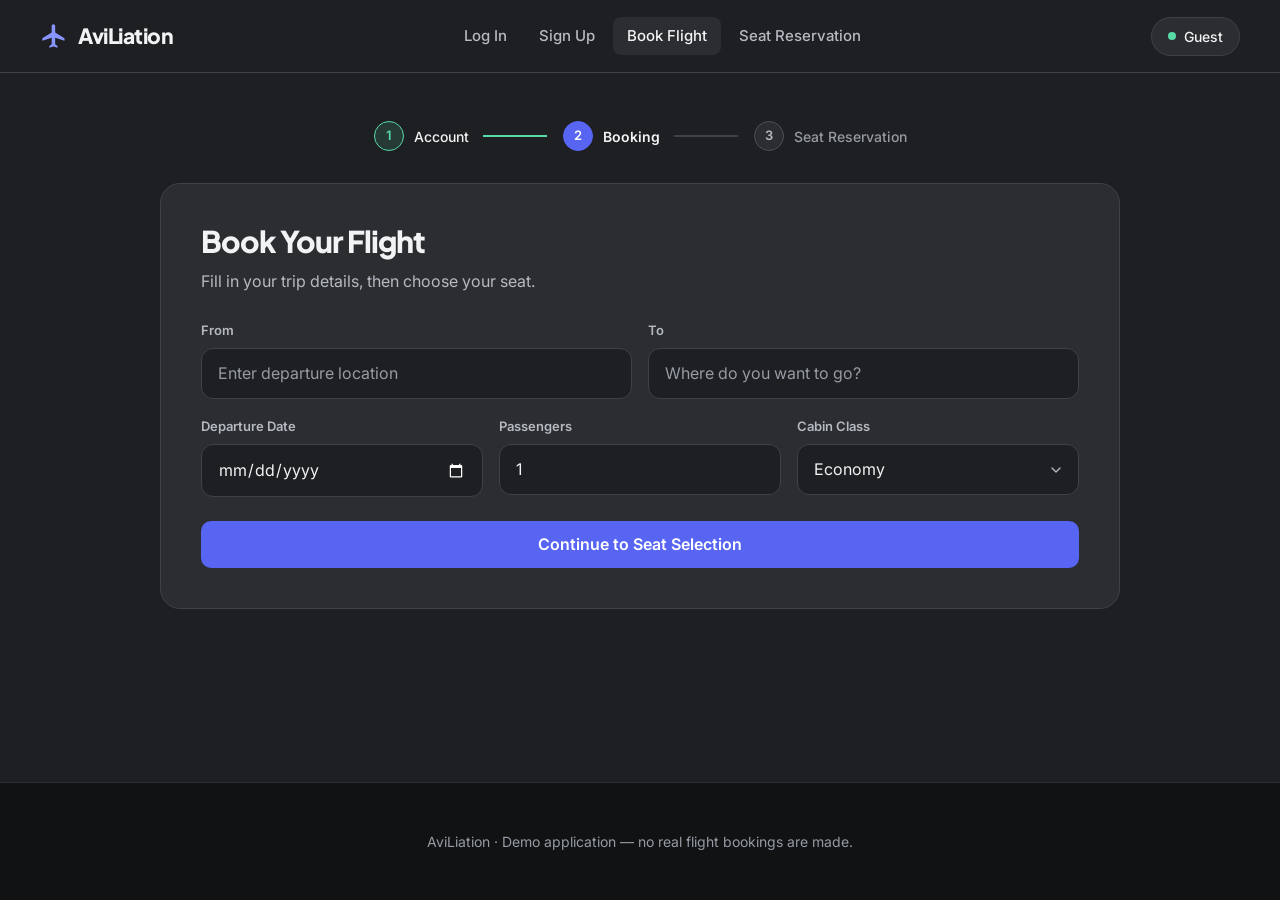
<file: booking.html>
<!DOCTYPE html>
<html lang="en">
<head>
  <meta charset="UTF-8" />
  <meta name="viewport" content="width=device-width, initial-scale=1.0" />
  <title>AviLiation — Book Flight</title>
  <link rel="stylesheet" href="css/style.css" />
</head>
<body>
<header class="site-header">
  <div class="header-inner">
    <a href="login.html" class="brand">
      <svg viewBox="0 0 24 24" fill="currentColor" width="28" height="28" aria-hidden="true">
        <path d="M21 16v-2l-8-5V3.5c0-.83-.67-1.5-1.5-1.5S10 2.67 10 3.5V9l-8 5v2l8-2.5V19l-2 1.5V22l3.5-1 3.5 1v-1.5L13 19v-5.5l8 2.5z"/>
      </svg>
      <span>AviLiation</span>
    </a>
    <nav class="main-nav" aria-label="Primary">
      <a href="login.html">Log In</a>
      <a href="signup.html">Sign Up</a>
      <a href="booking.html" class="active">Book Flight</a>
      <a href="seats.html">Seat Reservation</a>
    </nav>
    <div class="user-chip" id="userChip">Guest</div>
  </div>
</header>
<main>
  <div class="steps" aria-label="Progress">
    <div class="step done"><span class="num">1</span><div>Account</div></div>
    <div class="step active"><span class="num">2</span><div>Booking</div></div>
    <div class="step"><span class="num">3</span><div>Seat Reservation</div></div>
  </div>
  <div class="card wide">
    <h2>Book Your Flight</h2>
    <p class="sub">Fill in your trip details, then choose your seat.</p>
    <form id="bookingForm" novalidate>
      
<div class="form-row">

    <!-- DEPARTURE LOCATION -->
    <div class="form-group">
        <label for="from">From</label>

        <input type="text"
               id="from"
               name="from"
               list="departureLocations"
               placeholder="Enter departure location"
               autocomplete="off"
               required />

        <datalist id="departureLocations">
            <option value="Manila, Philippines (MNL)">
            <option value="Mactan, Cebu, Philippines (CEB)">
            <option value="Malaysia (KUL)">
            <option value="Maldives (MLE)">
            <option value="Mexico (MEX)">
            <option value="Madrid, Spain (MAD)">
            <option value="Mumbai, India (BOM)">
            <option value="Melbourne, Australia (MEL)">
            <option value="Macau (MFM)">
            <option value="Muscat, Oman (MCT)">
            <option value="Tokyo, Japan (NRT)">
            <option value="Singapore (SIN)">
            <option value="Seoul, South Korea (ICN)">
            <option value="Bangkok, Thailand (BKK)">
            <option value="Dubai, UAE (DXB)">
        </datalist>
    </div>


    <!-- DESTINATION LOCATION -->
    <div class="form-group">
        <label for="to">To</label>

        <input type="text"
               id="to"
               name="to"
               list="destinationLocations"
               placeholder="Where do you want to go?"
               autocomplete="off"
               required />

        <datalist id="destinationLocations">
            <option value="Manila, Philippines (MNL)">
            <option value="Mactan, Cebu, Philippines (CEB)">
            <option value="Malaysia (KUL)">
            <option value="Maldives (MLE)">
            <option value="Mexico (MEX)">
            <option value="Madrid, Spain (MAD)">
            <option value="Mumbai, India (BOM)">
            <option value="Melbourne, Australia (MEL)">
            <option value="Macau (MFM)">
            <option value="Muscat, Oman (MCT)">
            <option value="Tokyo, Japan (NRT)">
            <option value="Singapore (SIN)">
            <option value="Seoul, South Korea (ICN)">
            <option value="Bangkok, Thailand (BKK)">
            <option value="Dubai, UAE (DXB)">
            <option value="London, United Kingdom (LHR)">
            <option value="Paris, France (CDG)">
            <option value="New York, USA (JFK)">
            <option value="Sydney, Australia (SYD)">
            <option value="Hong Kong (HKG)">
        </datalist>
    </div>

</div>

      <div class="form-row">
        <div class="form-group">
          <label for="departDate">Departure Date</label>
          <input type="date" id="departDate" required />
        </div>
        <div class="form-group">
          <label for="passengers">Passengers</label>
          <input type="number" id="passengers" min="1" max="9" value="1" required />
        </div>
        <div class="form-group">
          <label for="cabin">Cabin Class</label>
          <select id="cabin">
            <option>Economy</option>
            <option>Premium Economy</option>
            <option>Business</option>
            <option>First</option>
          </select>
        </div>
      </div>
      <button type="submit" class="btn">Continue to Seat Selection</button>
      <div id="bookingMsg" class="msg" role="alert"></div>
    </form>
  </div>
</main>
<footer>AviLiation &middot; Demo application &mdash; no real flight bookings are made.</footer>
<script src="https://code.jquery.com/jquery-3.7.1.min.js"></script>
<script src="js/common.js"></script>
<script src="js/booking.js"></script>
</body>
</html>
</file>
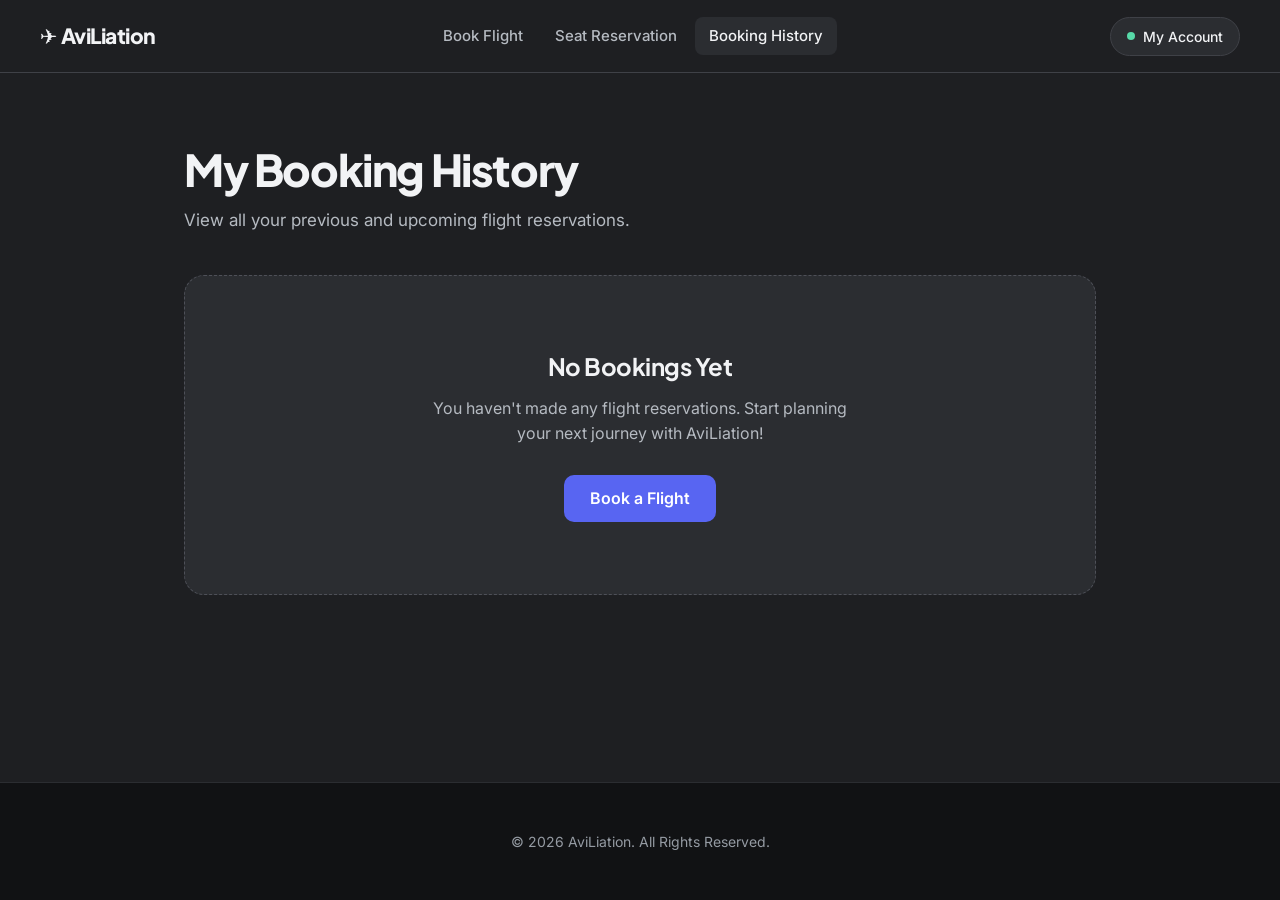
<file: history.html>
<!DOCTYPE html>
<html lang="en">
<head>
    <meta charset="UTF-8">
    <meta name="viewport" content="width=device-width, initial-scale=1.0">

    <title>AviLiation - Booking History</title>

    <link rel="stylesheet" href="css/style.css">
</head>

<body>

    <!-- HEADER -->
    <header class="site-header">
        <div class="header-inner">

            <a href="index.html" class="brand">
                ✈ AviLiation
            </a>

            <nav class="main-nav">
                <a href="booking.html">Book Flight</a>
                <a href="seats.html">Seat Reservation</a>
                <a href="history.html" class="active">
                    Booking History
                </a>
            </nav>

            <div class="user-chip">
                My Account
            </div>

        </div>
    </header>


    <!-- BOOKING HISTORY -->
    <main>

        <section class="history-section">

            <h2>My Booking History</h2>

            <p class="sub">
                View all your previous and upcoming flight reservations.
            </p>

            <!-- BOOKINGS WILL APPEAR HERE -->
            <div id="bookingHistory">

                <div class="empty-history">
                    <h3>No Bookings Yet</h3>

                    <p>
                        You haven't made any flight reservations.
                        Start planning your next journey with AviLiation!
                    </p>

                    <a href="booking.html" class="btn">
                        Book a Flight
                    </a>
                </div>

            </div>

        </section>

    </main>


    <!-- FOOTER -->
    <footer>
        <p>
            &copy; 2026 AviLiation.
            All Rights Reserved.
        </p>
    </footer>

    <script src="js/history.js"></script>

</body>
</html>
</file>
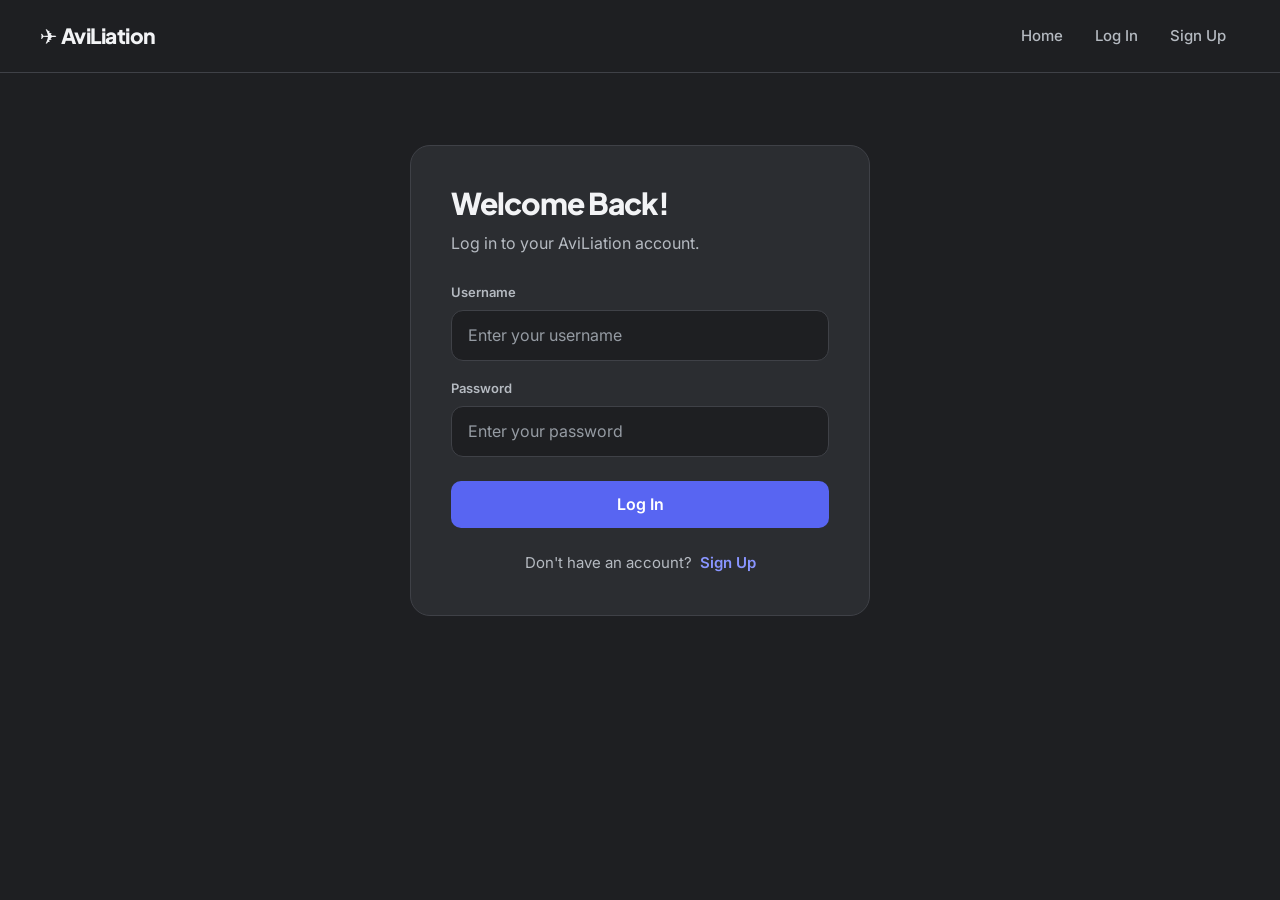
<file: login.html>
<!DOCTYPE html>
<html lang="en">
<head>
    <meta charset="UTF-8">
    <meta name="viewport" content="width=device-width, initial-scale=1.0">
    <title>AviLiation - Login</title>
    <link rel="stylesheet" href="style.css">
    <script src="js/auth.js"></script>
</head>
<body>

<header class="site-header">
    <div class="header-inner">

        <div class="brand">
            <span>✈ AviLiation</span>
        </div>

        <nav class="main-nav">
            <a href="index.html">Home</a>
            <a href="login.html">Log In</a>
            <a href="signup.html">Sign Up</a>
        </nav>

    </div>
</header>

<main>

    <section class="view">
        <div class="card">

            <h2>Welcome Back!</h2>
            <p class="sub">Log in to your AviLiation account.</p>

            <form id="loginForm">

                <div class="form-group">
                    <label for="username">Username</label>
                    <input type="text" id="username"
                           name="username"
                           placeholder="Enter your username"
                           required>
                </div>

                <div class="form-group">
                    <label for="password">Password</label>
                    <input type="password" id="password"
                           name="password"
                           placeholder="Enter your password"
                           required>
                </div>

                <button type="submit" class="btn">
                    Log In
                </button>

            </form>

            <p>
                Don't have an account?
                <a href="signup.html">Sign Up</a>
            </p>

        </div>
    </section>

</main>

</body>
</html>
</file>
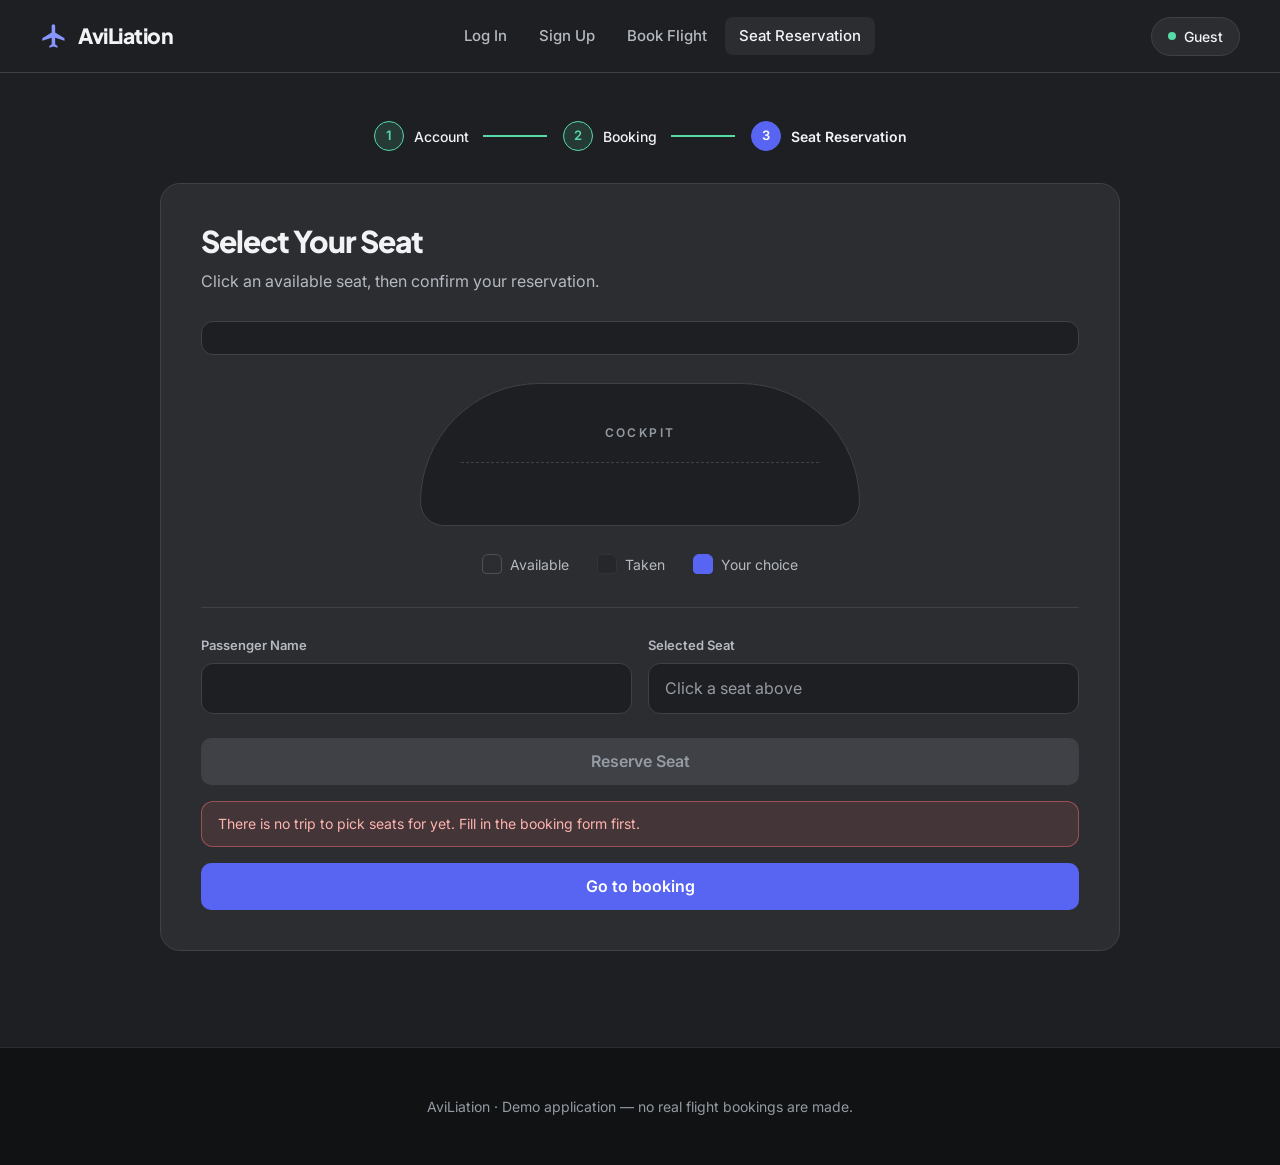
<file: seats.html>
<!DOCTYPE html>
<html lang="en">
<head>
  <meta charset="UTF-8" />
  <meta name="viewport" content="width=device-width, initial-scale=1.0" />
  <title>AviLiation — Seat Reservation</title>
  <link rel="stylesheet" href="css/style.css" />
</head>
<body>
<header class="site-header">
  <div class="header-inner">
    <a href="login.html" class="brand">
      <svg viewBox="0 0 24 24" fill="currentColor" width="28" height="28" aria-hidden="true">
        <path d="M21 16v-2l-8-5V3.5c0-.83-.67-1.5-1.5-1.5S10 2.67 10 3.5V9l-8 5v2l8-2.5V19l-2 1.5V22l3.5-1 3.5 1v-1.5L13 19v-5.5l8 2.5z"/>
      </svg>
      <span>AviLiation</span>
    </a>
    <nav class="main-nav" aria-label="Primary">
      <a href="login.html">Log In</a>
      <a href="signup.html">Sign Up</a>
      <a href="booking.html">Book Flight</a>
      <a href="seats.html" class="active">Seat Reservation</a>
    </nav>
    <div class="user-chip" id="userChip">Guest</div>
  </div>
</header>
<main>
  <div class="steps" aria-label="Progress">
    <div class="step done"><span class="num">1</span><div>Account</div></div>
    <div class="step done"><span class="num">2</span><div>Booking</div></div>
    <div class="step active"><span class="num">3</span><div>Seat Reservation</div></div>
  </div>
  <div class="card wide">
    <h2>Select Your Seat</h2>
    <p class="sub">Click an available seat, then confirm your reservation.</p>
    <div class="flight-summary" id="flightSummary"></div>
    <div class="plane">
      <div class="cockpit">COCKPIT</div>
      <div id="planeBody"><!-- seats generated by js/seats.js --></div>
    </div>
    <div class="legend">
      <div class="legend-item"><span class="box available"></span> Available</div>
      <div class="legend-item"><span class="box taken"></span> Taken</div>
      <div class="legend-item"><span class="box selected"></span> Your choice</div>
    </div>
    <form id="reserveForm" novalidate>
      <div class="form-row">
        <div class="form-group">
          <label for="fullname">Passenger Name</label>
          <input type="text" id="fullname" readonly />
        </div>
        <div class="form-group">
          <label for="chosenSeat">Selected Seat</label>
          <input type="text" id="chosenSeat" readonly placeholder="Click a seat above" />
        </div>
      </div>
      <button type="submit" class="btn" id="submitBtn" disabled>Reserve Seat</button>
      <div id="seatsMsg" class="msg" role="alert"></div>
    </form>
  </div>
</main>
<footer>AviLiation &middot; Demo application &mdash; no real flight bookings are made.</footer>
<script src="https://code.jquery.com/jquery-3.7.1.min.js"></script>
<script src="js/common.js"></script>
<script src="js/seats.js"></script>
</body>
</html>
</file>
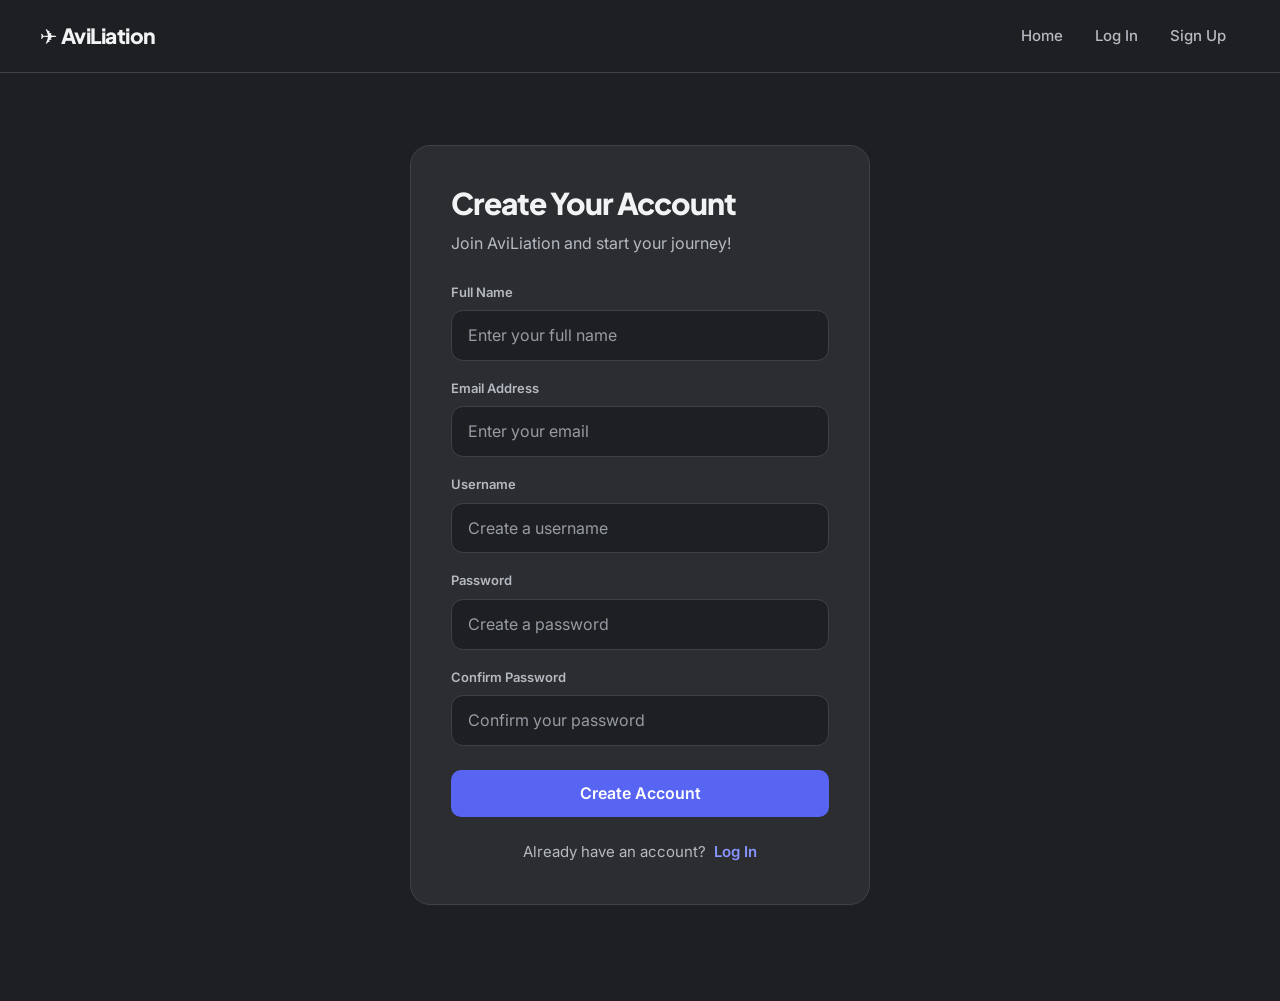
<file: signup.html>
<!DOCTYPE html>
<html lang="en">
<head>
    <meta charset="UTF-8">
    <meta name="viewport" content="width=device-width, initial-scale=1.0">
    <title>AviLiation - Sign Up</title>
    <link rel="stylesheet" href="style.css">
    <script src="js/auth.js"></script>
</head>
<body>

<header class="site-header">
    <div class="header-inner">

        <div class="brand">
            <span>✈ AviLiation</span>
        </div>

        <nav class="main-nav">
            <a href="index.html">Home</a>
            <a href="login.html">Log In</a>
            <a href="signup.html">Sign Up</a>
        </nav>

    </div>
</header>

<main>

    <section class="view">
        <div class="card">

            <h2>Create Your Account</h2>
            <p class="sub">Join AviLiation and start your journey!</p>

            <form id="signupForm">

                <div class="form-group">
                    <label for="fullname">Full Name</label>
                    <input type="text" id="fullname"
                           name="fullname"
                           placeholder="Enter your full name"
                           required>
                </div>

                <div class="form-group">
                    <label for="email">Email Address</label>
                    <input type="email" id="email"
                           name="email"
                           placeholder="Enter your email"
                           required>
                </div>

                <div class="form-group">
                    <label for="username">Username</label>
                    <input type="text" id="username"
                           name="username"
                           placeholder="Create a username"
                           required>
                </div>

                <div class="form-group">
                    <label for="password">Password</label>
                    <input type="password" id="password"
                           name="password"
                           placeholder="Create a password"
                           required>
                </div>

                <div class="form-group">
                    <label for="confirmPassword">Confirm Password</label>
                    <input type="password" id="confirmPassword"
                           name="confirmPassword"
                           placeholder="Confirm your password"
                           required>
                </div>

                <button type="submit" class="btn">
                    Create Account
                </button>

            </form>

            <p>
                Already have an account?
                <a href="login.html">Log In</a>
            </p>

        </div>
    </section>

</main>

</body>
</html>
</file>
<file: css/style.css>
/* ==========================================================================
   AviLation: shared stylesheet
   Written against the existing HTML. No HTML was changed; every rule below
   targets the classes, IDs and elements already in your files.

   Pages covered: index, booking, seats, history, route, login, signup
   Sections:
     1  Tokens
     2  Base
     3  Header and navigation (.site-header and the index.html .header)
     4  Buttons
     5  Forms (login, signup, booking, seats, index search)
     6  Cards, steps and messages
     7  index.html  (hero, search panel, about)
     8  booking.html and seats.html (seat map, legend)
     9  history.html
    10 route.html  (destinations, promotion)
    11 Footer
    12 Responsive
   ========================================================================== */

@import url('https://fonts.googleapis.com/css2?family=Inter:wght@400;500;600&family=Plus+Jakarta+Sans:wght@600;700;800&display=swap');

/* 1  TOKENS ---------------------------------------------------------------- */
:root {
  --abyss: #111214;
  --midnight: #1E1F22;
  --charcoal: #2B2D31;
  --raised: #313338;
  --line: #3F4147;
  --line-strong: #4E5058;

  --blurple: #5865F2;
  --blurple-deep: #4752C4;
  --periwinkle: #8995FF;
  --mint: #57D9A8;
  --coral: #F2706B;

  --text: #F2F3F5;
  --muted: #B5BAC1;
  --dim: #959BA3;

  --frost: #EEF0FB;
  --frost-line: #D9DDF2;
  --ink: #1E1F22;
  --ink-muted: #4B5062;

  --font-display: 'Plus Jakarta Sans', 'Inter', system-ui, sans-serif;
  --font-body: 'Inter', system-ui, -apple-system, 'Segoe UI', sans-serif;

  --r-sm: 8px;
  --r-md: 12px;
  --r-lg: 20px;
  --r-xl: 28px;

  --gutter: 40px;
  --page: 1280px;
}

/* 2  BASE ------------------------------------------------------------------ */
*, *::before, *::after { box-sizing: border-box; }

html { color-scheme: dark; -webkit-text-size-adjust: 100%; }

body {
  margin: 0;
  min-height: 100vh;
  display: flex;
  flex-direction: column;
  background: var(--midnight);
  color: var(--text);
  font-family: var(--font-body);
  font-size: 16px;
  line-height: 1.5;
  -webkit-font-smoothing: antialiased;
}

main { flex: 1 0 auto; width: 100%; }

img { max-width: 100%; }

p { margin: 0; }

h1, h2, h3 {
  margin: 0;
  font-family: var(--font-display);
  color: var(--text);
  text-wrap: balance;
}

a { color: var(--periwinkle); text-decoration: none; transition: color .15s ease; }
a:hover { color: var(--text); }

:focus-visible { outline: 2px solid var(--periwinkle); outline-offset: 2px; }

@media (prefers-reduced-motion: reduce) {
  *, *::before, *::after { transition: none !important; animation: none !important; }
}

/* 3  HEADER AND NAVIGATION -------------------------------------------------- */
.site-header,
.header {
  position: sticky;
  top: 0;
  z-index: 50;
  background: var(--midnight);
  border-bottom: 1px solid var(--line);
}

.site-header .header-inner {
  max-width: var(--page);
  margin: 0 auto;
  min-height: 72px;
  padding: 0 var(--gutter);
  display: flex;
  align-items: center;
  justify-content: space-between;
  gap: 24px;
}

/* index.html uses .header directly as the flex row */
.header {
  min-height: 72px;
  padding: 0 max(var(--gutter), calc((100% - var(--page)) / 2 + var(--gutter)));
  display: flex;
  align-items: center;
  justify-content: space-between;
  gap: 24px;
}

/* Logo: the plane glyph is text, so ask for the text style, not the colour emoji */
.brand,
.logo h2 {
  display: inline-flex;
  align-items: center;
  gap: 10px;
  font-family: var(--font-display);
  font-weight: 800;
  font-size: 21px;
  letter-spacing: -0.5px;
  color: var(--text);
  font-variant-emoji: text;
  white-space: nowrap;
}
.brand:hover { color: var(--text); }
.brand svg { color: var(--periwinkle); flex: none; }

.main-nav,
.navigation {
  display: flex;
  align-items: center;
  gap: 4px;
}

.main-nav a,
.navigation a {
  padding: 8px 14px;
  border-radius: var(--r-sm);
  font-size: 15px;
  font-weight: 500;
  color: var(--muted);
}
.main-nav a:hover,
.navigation a:hover { color: var(--text); background: var(--charcoal); }
.main-nav a.active { color: var(--text); background: var(--charcoal); }

/* Account actions: first is quiet, last is the call to action */
.account-links,
.login {
  display: flex;
  align-items: center;
  gap: 10px;
}
.account-links a,
.login a {
  padding: 10px 18px;
  border-radius: 10px;
  font-size: 15px;
  font-weight: 600;
  color: var(--text);
  border: 1px solid var(--line);
}
.account-links a:hover,
.login a:hover { background: var(--charcoal); border-color: var(--line-strong); }
.account-links a:last-child,
.login a:last-child { background: var(--blurple); border-color: var(--blurple); color: #fff; }
.account-links a:last-child:hover,
.login a:last-child:hover { background: var(--blurple-deep); border-color: var(--blurple-deep); }

.user-chip {
  display: inline-flex;
  align-items: center;
  gap: 8px;
  padding: 8px 16px;
  border-radius: 999px;
  background: var(--charcoal);
  border: 1px solid var(--line);
  font-size: 14px;
  font-weight: 500;
  color: var(--text);
  white-space: nowrap;
}
.user-chip::before {
  content: "";
  width: 8px;
  height: 8px;
  border-radius: 50%;
  background: var(--mint);
}

/* 4  BUTTONS --------------------------------------------------------------- */
.btn,
button[type="submit"] {
  display: inline-flex;
  align-items: center;
  justify-content: center;
  gap: 10px;
  padding: 14px 26px;
  border: 0;
  border-radius: 10px;
  background: var(--blurple);
  color: #fff;
  font-family: var(--font-body);
  font-size: 16px;
  font-weight: 600;
  line-height: 1.2;
  cursor: pointer;
  transition: background .15s ease, transform .1s ease;
}
.btn:hover,
button[type="submit"]:hover { background: var(--blurple-deep); color: #fff; }
.btn:active,
button[type="submit"]:active { transform: translateY(1px); }
.btn:disabled,
button[type="submit"]:disabled {
  background: var(--line);
  color: var(--dim);
  cursor: not-allowed;
  transform: none;
}

/* 5  FORMS ----------------------------------------------------------------- */
label {
  display: block;
  font-size: 13px;
  font-weight: 600;
  color: var(--muted);
}

input:not([type="checkbox"]):not([type="radio"]),
select {
  width: 100%;
  padding: 14px 16px;
  background: var(--midnight);
  border: 1px solid var(--line);
  border-radius: var(--r-md);
  color: var(--text);
  font-family: var(--font-body);
  font-size: 16px;
  line-height: 1.3;
  min-height: 50px;
  transition: border-color .15s ease, box-shadow .15s ease;
}
input::placeholder { color: var(--dim); }
input:not([type="checkbox"]):not([type="radio"]):hover,
select:hover { border-color: var(--line-strong); }
input:not([type="checkbox"]):not([type="radio"]):focus,
select:focus {
  outline: none;
  border-color: var(--blurple);
  box-shadow: 0 0 0 3px rgba(88, 101, 242, .35);
}
input[readonly] { background: #232428; color: var(--muted); cursor: default; }
input[readonly]:focus { border-color: var(--line); box-shadow: none; }

select {
  appearance: none;
  padding-right: 42px;
  cursor: pointer;
  background-image: url("data:image/svg+xml,%3Csvg xmlns='http://www.w3.org/2000/svg' width='16' height='16' viewBox='0 0 24 24' fill='none' stroke='%23B5BAC1' stroke-width='2' stroke-linecap='round' stroke-linejoin='round'%3E%3Cpath d='m6 9 6 6 6-6'/%3E%3C/svg%3E");
  background-repeat: no-repeat;
  background-position: right 14px center;
}

.form-group { display: flex; flex-direction: column; gap: 8px; min-width: 0; }

.form-row {
  display: grid;
  grid-template-columns: repeat(auto-fit, minmax(200px, 1fr));
  gap: 16px;
  margin-bottom: 18px;
}

/* Login and signup stack their groups */
#loginForm,
#signupForm { display: grid; gap: 18px; }

/* 6  CARDS, STEPS, MESSAGES ------------------------------------------------- */
.view {
  display: flex;
  justify-content: center;
  padding: 72px 24px 96px;
}

.card {
  width: 100%;
  max-width: 460px;
  padding: 40px;
  background: var(--charcoal);
  border: 1px solid var(--line);
  border-radius: var(--r-lg);
}
.card h2 { font-size: 30px; font-weight: 800; letter-spacing: -1px; line-height: 1.15; }
.card .sub { margin: 10px 0 28px; color: var(--muted); font-size: 16px; }
.card form .btn,
.card form button[type="submit"] { width: 100%; margin-top: 6px; }
.card > p:last-child {
  margin-top: 24px;
  text-align: center;
  font-size: 15px;
  color: var(--muted);
}
.card > p:last-child a { font-weight: 600; margin-left: 4px; }

.card.wide { max-width: 960px; }
main > .card.wide { margin: 0 auto 96px; }

.steps {
  display: flex;
  flex-wrap: wrap;
  align-items: center;
  justify-content: center;
  gap: 14px;
  max-width: 960px;
  margin: 48px auto 32px;
  padding: 0 24px;
}
.step {
  display: flex;
  align-items: center;
  gap: 10px;
  font-size: 14px;
  font-weight: 500;
  color: var(--dim);
}
.step + .step::before {
  content: "";
  width: 64px;
  height: 2px;
  margin-right: 6px;
  background: var(--line);
}
.step.done + .step::before { background: var(--mint); }
.step .num {
  width: 30px;
  height: 30px;
  border-radius: 50%;
  display: inline-flex;
  align-items: center;
  justify-content: center;
  background: var(--charcoal);
  border: 1px solid var(--line-strong);
  font-size: 13px;
  font-weight: 600;
  color: var(--muted);
}
.step.done { color: var(--text); }
.step.done .num { background: rgba(87, 217, 168, .14); border-color: var(--mint); color: var(--mint); }
.step.active { color: var(--text); font-weight: 600; }
.step.active .num { background: var(--blurple); border-color: var(--blurple); color: #fff; }

.sub { color: var(--muted); }

.msg { margin-top: 16px; padding: 12px 16px; border-radius: var(--r-md); font-size: 14px; line-height: 1.45; }
.msg:empty { display: none; }
.msg.error,
.msg.err { background: rgba(242, 112, 107, .12); border: 1px solid rgba(242, 112, 107, .5); color: #FFB3AF; }
.msg.success,
.msg.ok { background: rgba(87, 217, 168, .12); border: 1px solid rgba(87, 217, 168, .5); color: var(--mint); }

/* 7  INDEX.HTML ------------------------------------------------------------- */
.hero {
  display: grid;
  grid-template-columns: minmax(0, 1.05fr) minmax(0, .95fr);
  align-items: center;
  gap: 56px;
  min-height: 660px;
  padding: 72px max(var(--gutter), calc((100% - var(--page)) / 2 + var(--gutter))) 112px;
}

.hero-content h1 {
  font-size: clamp(40px, 5vw, 68px);
  font-weight: 800;
  line-height: 1.02;
  letter-spacing: -0.035em;
}
.hero-content p {
  max-width: 470px;
  margin-top: 26px;
  font-size: 18px;
  line-height: 1.6;
  color: var(--muted);
}

.hero-buttons { display: flex; flex-wrap: wrap; gap: 12px; margin-top: 36px; }
.hero-buttons a {
  display: inline-flex;
  align-items: center;
  padding: 15px 26px;
  border-radius: 10px;
  font-size: 16px;
  font-weight: 600;
  border: 1px solid var(--line-strong);
  color: var(--text);
}
.hero-buttons a:hover { background: var(--charcoal); }
.hero-buttons a:first-child { background: var(--blurple); border-color: var(--blurple); color: #fff; }
.hero-buttons a:first-child:hover { background: var(--blurple-deep); border-color: var(--blurple-deep); }

/* The image sits in front of a globe-coloured disc, so a plane picture reads as "flying over the Earth" */
.hero-image {
  position: relative;
  display: flex;
  align-items: center;
  justify-content: center;
  width: 100%;
  max-width: 560px;
  aspect-ratio: 1;
  margin-left: auto;
}
.hero-image::before {
  content: "";
  position: absolute;
  inset: 6%;
  border-radius: 50%;
  background: radial-gradient(circle at 36% 30%, #2D3680 0%, #171C46 52%, #0C0E22 100%);
  box-shadow: 0 0 0 1px rgba(137, 149, 255, .28), 0 0 110px rgba(88, 101, 242, .32);
}
.hero-image img {
  position: relative;
  display: block;
  width: 100%;
  height: auto;
  max-height: 100%;
  object-fit: contain;
}

/* Search panel floats over the bottom edge of the hero */
.flight-booking {
  position: relative;
  z-index: 2;
  width: calc(100% - 2 * var(--gutter));
  max-width: 1200px;
  margin: -64px auto 0;
  padding: 28px 32px 32px;
  background: var(--charcoal);
  border: 1px solid var(--line);
  border-radius: var(--r-lg);
  box-shadow: 0 28px 70px rgba(0, 0, 0, .45);
}
.flight-booking h2 { font-size: 22px; font-weight: 700; letter-spacing: -0.4px; margin-bottom: 20px; }
.flight-booking form {
  display: grid;
  grid-template-columns: repeat(4, minmax(0, 1fr)) auto;
  grid-template-rows: auto auto;
  grid-auto-flow: column;
  column-gap: 16px;
  row-gap: 8px;
}
.flight-booking form button[type="submit"] {
  grid-column: 5;
  grid-row: 2;
  padding: 15px 28px;
  white-space: nowrap;
}

#about {
  margin-top: 112px;
  padding: 104px max(var(--gutter), calc((100% - 1200px) / 2)) 112px;
  background: var(--frost);
  color: var(--ink);
}
#about h2 {
  color: var(--ink);
  font-size: clamp(32px, 3.6vw, 44px);
  font-weight: 800;
  letter-spacing: -1.4px;
  line-height: 1.1;
}
#about p {
  max-width: 600px;
  margin-top: 20px;
  font-size: 19px;
  line-height: 1.65;
  color: var(--ink-muted);
}

/* 8  BOOKING.HTML AND SEATS.HTML -------------------------------------------- */
.flight-summary {
  display: flex;
  flex-wrap: wrap;
  gap: 10px 28px;
  margin-bottom: 28px;
  padding: 16px 20px;
  background: var(--midnight);
  border: 1px solid var(--line);
  border-radius: var(--r-md);
  font-size: 15px;
  color: var(--muted);
}
.flight-summary strong,
.flight-summary b { color: var(--text); font-weight: 600; }

/* Fuselage: rounded nose, flat tail */
.plane {
  max-width: 440px;
  margin: 0 auto 28px;
  padding: 0 40px 40px;
  background: var(--midnight);
  border: 1px solid var(--line);
  border-radius: 200px 200px 40px 40px;
}
.cockpit {
  padding: 40px 0 20px;
  margin-bottom: 22px;
  text-align: center;
  font-size: 12px;
  font-weight: 600;
  letter-spacing: 2.4px;
  color: var(--dim);
  border-bottom: 1px dashed var(--line);
}

#planeBody { display: flex; flex-direction: column; gap: 10px; }

/* Row and seat classes are generated by js/seats.js; these cover the usual names */
#planeBody :is(.row, .seat-row) {
  display: flex;
  align-items: center;
  justify-content: center;
  gap: 8px;
}
#planeBody :is(.row-label, .row-number, .row-num) {
  width: 28px;
  text-align: center;
  font-size: 12px;
  color: var(--dim);
}
#planeBody :is(.aisle, .gap, .spacer) { width: 22px; flex: none; }

#planeBody .seat,
.box {
  display: inline-flex;
  align-items: center;
  justify-content: center;
  border: 1.5px solid var(--line-strong);
  background: var(--charcoal);
  color: var(--muted);
}
#planeBody .seat {
  width: 40px;
  height: 44px;
  padding: 0;
  border-radius: 12px 12px 7px 7px;
  font-family: var(--font-body);
  font-size: 11px;
  font-weight: 600;
  cursor: pointer;
  transition: border-color .15s ease, background .15s ease, color .15s ease;
}
#planeBody .seat:not(.taken):not(.selected):not(:disabled):hover { border-color: var(--periwinkle); background: var(--raised); color: var(--text); }
#planeBody .seat.taken,
#planeBody .seat:disabled {
  background: #26272B;
  border-color: #313338;
  color: #5A5D66;
  cursor: not-allowed;
}
#planeBody .seat.selected { background: var(--blurple); border-color: var(--blurple); color: #fff; }

.legend {
  display: flex;
  flex-wrap: wrap;
  justify-content: center;
  gap: 12px 28px;
  margin-bottom: 32px;
}
.legend-item { display: flex; align-items: center; gap: 8px; font-size: 14px; color: var(--muted); }
.box { width: 20px; height: 20px; border-radius: 6px 6px 4px 4px; }
.box.available { background: var(--charcoal); border-color: var(--line-strong); }
.box.taken { background: #26272B; border-color: #313338; }
.box.selected { background: var(--blurple); border-color: var(--blurple); }

#reserveForm { padding-top: 28px; border-top: 1px solid var(--line); }
#reserveForm .btn { width: 100%; }

/* 9  HISTORY.HTML ----------------------------------------------------------- */
.history-section {
  max-width: 960px;
  margin: 0 auto;
  padding: 72px 24px 112px;
}
.history-section h2 { font-size: clamp(32px, 3.6vw, 44px); font-weight: 800; letter-spacing: -1.4px; line-height: 1.1; }
.history-section .sub { margin: 14px 0 40px; max-width: 520px; font-size: 17px; line-height: 1.6; }

#bookingHistory { display: grid; gap: 16px; }

.empty-history {
  padding: 72px 32px;
  text-align: center;
  background: var(--charcoal);
  border: 1.5px dashed var(--line-strong);
  border-radius: var(--r-lg);
}
.empty-history h3 { font-size: 24px; font-weight: 700; letter-spacing: -0.5px; }
.empty-history p { max-width: 420px; margin: 12px auto 28px; color: var(--muted); line-height: 1.6; }

/* Cards that js/history.js adds once bookings exist */
#bookingHistory > .booking-card {
  padding: 26px 28px;
  background: var(--charcoal);
  border: 1px solid var(--line);
  border-radius: var(--r-lg);
}
.booking-card-head { display: flex; align-items: center; justify-content: space-between; gap: 12px; }
.booking-ref { font-size: 13px; font-weight: 600; letter-spacing: .6px; color: var(--periwinkle); }
.booking-status {
  padding: 4px 12px;
  border-radius: 999px;
  background: rgba(87, 217, 168, .14);
  border: 1px solid rgba(87, 217, 168, .45);
  font-size: 12px;
  font-weight: 600;
  color: var(--mint);
}
.booking-route { display: flex; align-items: center; gap: 16px; margin-top: 18px; }
.booking-code {
  font-family: var(--font-display);
  font-size: 34px;
  font-weight: 800;
  letter-spacing: -1px;
  line-height: 1;
  color: var(--text);
}
.booking-line { flex: 1; max-width: 220px; height: 2px; background: var(--line-strong); position: relative; }
.booking-line::after {
  content: "";
  position: absolute;
  right: 0;
  top: -4px;
  width: 8px;
  height: 8px;
  border-top: 2px solid var(--line-strong);
  border-right: 2px solid var(--line-strong);
  transform: rotate(45deg);
}
.booking-places { margin-top: 8px; font-size: 14px; color: var(--muted); white-space: pre; overflow: hidden; text-overflow: ellipsis; }
.booking-meta {
  display: grid;
  grid-template-columns: repeat(auto-fit, minmax(150px, 1fr));
  gap: 16px 24px;
  margin-top: 22px;
  padding-top: 20px;
  border-top: 1px solid var(--line);
}
.booking-detail { display: flex; flex-direction: column; gap: 2px; min-width: 0; }
.booking-label { font-size: 12px; color: var(--dim); }
.booking-value { font-size: 15px; font-weight: 600; color: var(--text); overflow-wrap: anywhere; }
.booking-actions { margin-top: 22px; display: flex; justify-content: flex-end; }
.booking-cancel {
  padding: 9px 16px;
  background: transparent;
  border: 1px solid var(--line-strong);
  border-radius: 10px;
  color: var(--muted);
  font-family: var(--font-body);
  font-size: 14px;
  font-weight: 600;
  cursor: pointer;
  transition: border-color .15s ease, color .15s ease;
}
.booking-cancel:hover,
.booking-cancel[data-confirm="yes"] { border-color: var(--coral); color: #FFB3AF; }

/* 10 ROUTE.HTML ------------------------------------------------------------- */
.destination-section {
  padding: 72px 0 80px;
  background: var(--frost);
  color: var(--ink);
}
.destination-container {
  max-width: var(--page);
  margin: 0 auto;
  padding: 0 var(--gutter);
  display: grid;
  grid-template-columns: repeat(4, minmax(0, 1fr));
  gap: 24px;
  align-items: stretch;
}
.destination-column {
  overflow: hidden;
  padding-bottom: 16px;
  background: #fff;
  border: 1px solid var(--frost-line);
  border-radius: var(--r-lg);
}
.destination-column img {
  display: block;
  width: 100%;
  height: 200px;
  object-fit: cover;
  background: var(--frost-line);
  color: var(--ink-muted);
  font-size: 13px;
}
.destination-column h3 {
  padding: 22px 24px 10px;
  color: var(--ink);
  font-size: 22px;
  font-weight: 700;
  letter-spacing: -0.6px;
  line-height: 1.2;
}
.destination-column ul { list-style: none; margin: 0; padding: 0 12px; }
.destination-column li a {
  display: flex;
  align-items: center;
  justify-content: space-between;
  padding: 10px 12px;
  border-radius: 10px;
  font-size: 15px;
  font-weight: 500;
  color: var(--ink-muted);
}
.destination-column li a::after {
  content: "";
  width: 7px;
  height: 7px;
  border-top: 1.5px solid currentColor;
  border-right: 1.5px solid currentColor;
  transform: rotate(45deg);
  opacity: .55;
}
.destination-column li a:hover { background: var(--frost); color: var(--blurple-deep); }
.destination-column li a:hover::after { opacity: 1; }

.promotion-section {
  width: calc(100% - 2 * var(--gutter));
  max-width: 1200px;
  margin: 64px auto 112px;
  padding: 88px 72px;
  background: var(--blurple);
  border-radius: var(--r-xl);
  color: #fff;
}
.promotion-content { max-width: 620px; }
.promotion-content h1 {
  color: #fff;
  font-size: clamp(34px, 4vw, 52px);
  font-weight: 800;
  line-height: 1.06;
  letter-spacing: -0.035em;
}
.promotion-content h2 {
  margin-top: 22px;
  color: #E3E6FF;
  font-family: var(--font-body);
  font-size: 18px;
  font-weight: 600;
  letter-spacing: 0;
}
.promotion-content p { margin-top: 12px; max-width: 520px; font-size: 17px; line-height: 1.65; color: #fff; }
.promotion-content .btn { margin-top: 32px; background: #fff; color: #2F3A9E; }
.promotion-content .btn:hover { background: var(--frost); color: #2F3A9E; }

/* 11 FOOTER ----------------------------------------------------------------- */
footer,
.site-footer {
  flex: none;
  padding: 48px var(--gutter);
  background: var(--abyss);
  border-top: 1px solid var(--charcoal);
  text-align: center;
  font-size: 14px;
  color: var(--dim);
}
footer h3,
.site-footer h3 { margin-bottom: 8px; font-size: 20px; font-weight: 800; letter-spacing: -0.4px; }
footer p + p,
.site-footer p + p { margin-top: 4px; }

/* 12 RESPONSIVE ------------------------------------------------------------- */
@media (max-width: 1040px) {
  .destination-container { grid-template-columns: repeat(2, minmax(0, 1fr)); }
  .hero { grid-template-columns: 1fr; min-height: 0; padding-bottom: 120px; }
  .hero-image { margin: 0 auto; max-width: 440px; }
  .flight-booking form {
    grid-template-columns: repeat(2, minmax(0, 1fr));
    grid-template-rows: none;
    grid-auto-flow: row;
  }
  .flight-booking form button[type="submit"] { grid-column: 1 / -1; grid-row: auto; margin-top: 8px; }
}

@media (max-width: 820px) {
  .site-header .header-inner,
  .header { flex-wrap: wrap; padding-top: 12px; padding-bottom: 12px; gap: 10px 16px; }
  .main-nav,
  .navigation { order: 3; width: 100%; overflow-x: auto; padding-bottom: 2px; }
  .main-nav a,
  .navigation a { white-space: nowrap; }
}

@media (max-width: 640px) {
  :root { --gutter: 20px; }
  .card { padding: 28px 22px; }
  .view { padding: 40px 16px 64px; }
  .step + .step::before { width: 28px; }
  .destination-container { grid-template-columns: 1fr; }
  .promotion-section { padding: 56px 28px; }
  .flight-booking { padding: 22px 20px 24px; }
  .flight-booking form { grid-template-columns: 1fr; }
  .plane { padding: 0 20px 28px; }
  #planeBody .seat { width: 34px; height: 38px; }
  #planeBody :is(.row, .seat-row) { gap: 6px; }
  .account-links a,
  .login a { padding: 9px 14px; }
}
</file>
<file: style.css>
/* ==========================================================================
   AviLation: shared stylesheet
   Written against the existing HTML. No HTML was changed; every rule below
   targets the classes, IDs and elements already in your files.

   Pages covered: index, booking, seats, history, route, login, signup
   Sections:
     1  Tokens
     2  Base
     3  Header and navigation (.site-header and the index.html .header)
     4  Buttons
     5  Forms (login, signup, booking, seats, index search)
     6  Cards, steps and messages
     7  index.html  (hero, search panel, about)
     8  booking.html and seats.html (seat map, legend)
     9  history.html
    10 route.html  (destinations, promotion)
    11 Footer
    12 Responsive
   ========================================================================== */

@import url('https://fonts.googleapis.com/css2?family=Inter:wght@400;500;600&family=Plus+Jakarta+Sans:wght@600;700;800&display=swap');

/* 1  TOKENS ---------------------------------------------------------------- */
:root {
  --abyss: #111214;
  --midnight: #1E1F22;
  --charcoal: #2B2D31;
  --raised: #313338;
  --line: #3F4147;
  --line-strong: #4E5058;

  --blurple: #5865F2;
  --blurple-deep: #4752C4;
  --periwinkle: #8995FF;
  --mint: #57D9A8;
  --coral: #F2706B;

  --text: #F2F3F5;
  --muted: #B5BAC1;
  --dim: #959BA3;

  --frost: #EEF0FB;
  --frost-line: #D9DDF2;
  --ink: #1E1F22;
  --ink-muted: #4B5062;

  --font-display: 'Plus Jakarta Sans', 'Inter', system-ui, sans-serif;
  --font-body: 'Inter', system-ui, -apple-system, 'Segoe UI', sans-serif;

  --r-sm: 8px;
  --r-md: 12px;
  --r-lg: 20px;
  --r-xl: 28px;

  --gutter: 40px;
  --page: 1280px;
}

/* 2  BASE ------------------------------------------------------------------ */
*, *::before, *::after { box-sizing: border-box; }

html { color-scheme: dark; -webkit-text-size-adjust: 100%; }

body {
  margin: 0;
  min-height: 100vh;
  display: flex;
  flex-direction: column;
  background: var(--midnight);
  color: var(--text);
  font-family: var(--font-body);
  font-size: 16px;
  line-height: 1.5;
  -webkit-font-smoothing: antialiased;
}

main { flex: 1 0 auto; width: 100%; }

img { max-width: 100%; }

p { margin: 0; }

h1, h2, h3 {
  margin: 0;
  font-family: var(--font-display);
  color: var(--text);
  text-wrap: balance;
}

a { color: var(--periwinkle); text-decoration: none; transition: color .15s ease; }
a:hover { color: var(--text); }

:focus-visible { outline: 2px solid var(--periwinkle); outline-offset: 2px; }

@media (prefers-reduced-motion: reduce) {
  *, *::before, *::after { transition: none !important; animation: none !important; }
}

/* 3  HEADER AND NAVIGATION -------------------------------------------------- */
.site-header,
.header {
  position: sticky;
  top: 0;
  z-index: 50;
  background: var(--midnight);
  border-bottom: 1px solid var(--line);
}

.site-header .header-inner {
  max-width: var(--page);
  margin: 0 auto;
  min-height: 72px;
  padding: 0 var(--gutter);
  display: flex;
  align-items: center;
  justify-content: space-between;
  gap: 24px;
}

/* index.html uses .header directly as the flex row */
.header {
  min-height: 72px;
  padding: 0 max(var(--gutter), calc((100% - var(--page)) / 2 + var(--gutter)));
  display: flex;
  align-items: center;
  justify-content: space-between;
  gap: 24px;
}

/* Logo: the plane glyph is text, so ask for the text style, not the colour emoji */
.brand,
.logo h2 {
  display: inline-flex;
  align-items: center;
  gap: 10px;
  font-family: var(--font-display);
  font-weight: 800;
  font-size: 21px;
  letter-spacing: -0.5px;
  color: var(--text);
  font-variant-emoji: text;
  white-space: nowrap;
}
.brand:hover { color: var(--text); }
.brand svg { color: var(--periwinkle); flex: none; }

.main-nav,
.navigation {
  display: flex;
  align-items: center;
  gap: 4px;
}

.main-nav a,
.navigation a {
  padding: 8px 14px;
  border-radius: var(--r-sm);
  font-size: 15px;
  font-weight: 500;
  color: var(--muted);
}
.main-nav a:hover,
.navigation a:hover { color: var(--text); background: var(--charcoal); }
.main-nav a.active { color: var(--text); background: var(--charcoal); }

/* Account actions: first is quiet, last is the call to action */
.account-links,
.login {
  display: flex;
  align-items: center;
  gap: 10px;
}
.account-links a,
.login a {
  padding: 10px 18px;
  border-radius: 10px;
  font-size: 15px;
  font-weight: 600;
  color: var(--text);
  border: 1px solid var(--line);
}
.account-links a:hover,
.login a:hover { background: var(--charcoal); border-color: var(--line-strong); }
.account-links a:last-child,
.login a:last-child { background: var(--blurple); border-color: var(--blurple); color: #fff; }
.account-links a:last-child:hover,
.login a:last-child:hover { background: var(--blurple-deep); border-color: var(--blurple-deep); }

.user-chip {
  display: inline-flex;
  align-items: center;
  gap: 8px;
  padding: 8px 16px;
  border-radius: 999px;
  background: var(--charcoal);
  border: 1px solid var(--line);
  font-size: 14px;
  font-weight: 500;
  color: var(--text);
  white-space: nowrap;
}
.user-chip::before {
  content: "";
  width: 8px;
  height: 8px;
  border-radius: 50%;
  background: var(--mint);
}

/* 4  BUTTONS --------------------------------------------------------------- */
.btn,
button[type="submit"] {
  display: inline-flex;
  align-items: center;
  justify-content: center;
  gap: 10px;
  padding: 14px 26px;
  border: 0;
  border-radius: 10px;
  background: var(--blurple);
  color: #fff;
  font-family: var(--font-body);
  font-size: 16px;
  font-weight: 600;
  line-height: 1.2;
  cursor: pointer;
  transition: background .15s ease, transform .1s ease;
}
.btn:hover,
button[type="submit"]:hover { background: var(--blurple-deep); color: #fff; }
.btn:active,
button[type="submit"]:active { transform: translateY(1px); }
.btn:disabled,
button[type="submit"]:disabled {
  background: var(--line);
  color: var(--dim);
  cursor: not-allowed;
  transform: none;
}

/* 5  FORMS ----------------------------------------------------------------- */
label {
  display: block;
  font-size: 13px;
  font-weight: 600;
  color: var(--muted);
}

input:not([type="checkbox"]):not([type="radio"]),
select {
  width: 100%;
  padding: 14px 16px;
  background: var(--midnight);
  border: 1px solid var(--line);
  border-radius: var(--r-md);
  color: var(--text);
  font-family: var(--font-body);
  font-size: 16px;
  line-height: 1.3;
  min-height: 50px;
  transition: border-color .15s ease, box-shadow .15s ease;
}
input::placeholder { color: var(--dim); }
input:not([type="checkbox"]):not([type="radio"]):hover,
select:hover { border-color: var(--line-strong); }
input:not([type="checkbox"]):not([type="radio"]):focus,
select:focus {
  outline: none;
  border-color: var(--blurple);
  box-shadow: 0 0 0 3px rgba(88, 101, 242, .35);
}
input[readonly] { background: #232428; color: var(--muted); cursor: default; }
input[readonly]:focus { border-color: var(--line); box-shadow: none; }

select {
  appearance: none;
  padding-right: 42px;
  cursor: pointer;
  background-image: url("data:image/svg+xml,%3Csvg xmlns='http://www.w3.org/2000/svg' width='16' height='16' viewBox='0 0 24 24' fill='none' stroke='%23B5BAC1' stroke-width='2' stroke-linecap='round' stroke-linejoin='round'%3E%3Cpath d='m6 9 6 6 6-6'/%3E%3C/svg%3E");
  background-repeat: no-repeat;
  background-position: right 14px center;
}

.form-group { display: flex; flex-direction: column; gap: 8px; min-width: 0; }

.form-row {
  display: grid;
  grid-template-columns: repeat(auto-fit, minmax(200px, 1fr));
  gap: 16px;
  margin-bottom: 18px;
}

/* Login and signup stack their groups */
#loginForm,
#signupForm { display: grid; gap: 18px; }

/* 6  CARDS, STEPS, MESSAGES ------------------------------------------------- */
.view {
  display: flex;
  justify-content: center;
  padding: 72px 24px 96px;
}

.card {
  width: 100%;
  max-width: 460px;
  padding: 40px;
  background: var(--charcoal);
  border: 1px solid var(--line);
  border-radius: var(--r-lg);
}
.card h2 { font-size: 30px; font-weight: 800; letter-spacing: -1px; line-height: 1.15; }
.card .sub { margin: 10px 0 28px; color: var(--muted); font-size: 16px; }
.card form .btn,
.card form button[type="submit"] { width: 100%; margin-top: 6px; }
.card > p:last-child {
  margin-top: 24px;
  text-align: center;
  font-size: 15px;
  color: var(--muted);
}
.card > p:last-child a { font-weight: 600; margin-left: 4px; }

.card.wide { max-width: 960px; }
main > .card.wide { margin: 0 auto 96px; }

.steps {
  display: flex;
  flex-wrap: wrap;
  align-items: center;
  justify-content: center;
  gap: 14px;
  max-width: 960px;
  margin: 48px auto 32px;
  padding: 0 24px;
}
.step {
  display: flex;
  align-items: center;
  gap: 10px;
  font-size: 14px;
  font-weight: 500;
  color: var(--dim);
}
.step + .step::before {
  content: "";
  width: 64px;
  height: 2px;
  margin-right: 6px;
  background: var(--line);
}
.step.done + .step::before { background: var(--mint); }
.step .num {
  width: 30px;
  height: 30px;
  border-radius: 50%;
  display: inline-flex;
  align-items: center;
  justify-content: center;
  background: var(--charcoal);
  border: 1px solid var(--line-strong);
  font-size: 13px;
  font-weight: 600;
  color: var(--muted);
}
.step.done { color: var(--text); }
.step.done .num { background: rgba(87, 217, 168, .14); border-color: var(--mint); color: var(--mint); }
.step.active { color: var(--text); font-weight: 600; }
.step.active .num { background: var(--blurple); border-color: var(--blurple); color: #fff; }

.sub { color: var(--muted); }

.msg { margin-top: 16px; padding: 12px 16px; border-radius: var(--r-md); font-size: 14px; line-height: 1.45; }
.msg:empty { display: none; }
.msg.error,
.msg.err { background: rgba(242, 112, 107, .12); border: 1px solid rgba(242, 112, 107, .5); color: #FFB3AF; }
.msg.success,
.msg.ok { background: rgba(87, 217, 168, .12); border: 1px solid rgba(87, 217, 168, .5); color: var(--mint); }

/* 7  INDEX.HTML ------------------------------------------------------------- */
.hero {
  display: grid;
  grid-template-columns: minmax(0, 1.05fr) minmax(0, .95fr);
  align-items: center;
  gap: 56px;
  min-height: 660px;
  padding: 72px max(var(--gutter), calc((100% - var(--page)) / 2 + var(--gutter))) 112px;
}

.hero-content h1 {
  font-size: clamp(40px, 5vw, 68px);
  font-weight: 800;
  line-height: 1.02;
  letter-spacing: -0.035em;
}
.hero-content p {
  max-width: 470px;
  margin-top: 26px;
  font-size: 18px;
  line-height: 1.6;
  color: var(--muted);
}

.hero-buttons { display: flex; flex-wrap: wrap; gap: 12px; margin-top: 36px; }
.hero-buttons a {
  display: inline-flex;
  align-items: center;
  padding: 15px 26px;
  border-radius: 10px;
  font-size: 16px;
  font-weight: 600;
  border: 1px solid var(--line-strong);
  color: var(--text);
}
.hero-buttons a:hover { background: var(--charcoal); }
.hero-buttons a:first-child { background: var(--blurple); border-color: var(--blurple); color: #fff; }
.hero-buttons a:first-child:hover { background: var(--blurple-deep); border-color: var(--blurple-deep); }

/* The image sits in front of a globe-coloured disc, so a plane picture reads as "flying over the Earth" */
.hero-image {
  position: relative;
  display: flex;
  align-items: center;
  justify-content: center;
  width: 100%;
  max-width: 560px;
  aspect-ratio: 1;
  margin-left: auto;
}
.hero-image::before {
  content: "";
  position: absolute;
  inset: 6%;
  border-radius: 50%;
  background: radial-gradient(circle at 36% 30%, #2D3680 0%, #171C46 52%, #0C0E22 100%);
  box-shadow: 0 0 0 1px rgba(137, 149, 255, .28), 0 0 110px rgba(88, 101, 242, .32);
}
.hero-image img {
  position: relative;
  display: block;
  width: 100%;
  height: auto;
  max-height: 100%;
  object-fit: contain;
}

/* Search panel floats over the bottom edge of the hero */
.flight-booking {
  position: relative;
  z-index: 2;
  width: calc(100% - 2 * var(--gutter));
  max-width: 1200px;
  margin: -64px auto 0;
  padding: 28px 32px 32px;
  background: var(--charcoal);
  border: 1px solid var(--line);
  border-radius: var(--r-lg);
  box-shadow: 0 28px 70px rgba(0, 0, 0, .45);
}
.flight-booking h2 { font-size: 22px; font-weight: 700; letter-spacing: -0.4px; margin-bottom: 20px; }
.flight-booking form {
  display: grid;
  grid-template-columns: repeat(4, minmax(0, 1fr)) auto;
  grid-template-rows: auto auto;
  grid-auto-flow: column;
  column-gap: 16px;
  row-gap: 8px;
}
.flight-booking form button[type="submit"] {
  grid-column: 5;
  grid-row: 2;
  padding: 15px 28px;
  white-space: nowrap;
}

#about {
  margin-top: 112px;
  padding: 104px max(var(--gutter), calc((100% - 1200px) / 2)) 112px;
  background: var(--frost);
  color: var(--ink);
}
#about h2 {
  color: var(--ink);
  font-size: clamp(32px, 3.6vw, 44px);
  font-weight: 800;
  letter-spacing: -1.4px;
  line-height: 1.1;
}
#about p {
  max-width: 600px;
  margin-top: 20px;
  font-size: 19px;
  line-height: 1.65;
  color: var(--ink-muted);
}

/* 8  BOOKING.HTML AND SEATS.HTML -------------------------------------------- */
.flight-summary {
  display: flex;
  flex-wrap: wrap;
  gap: 10px 28px;
  margin-bottom: 28px;
  padding: 16px 20px;
  background: var(--midnight);
  border: 1px solid var(--line);
  border-radius: var(--r-md);
  font-size: 15px;
  color: var(--muted);
}
.flight-summary strong,
.flight-summary b { color: var(--text); font-weight: 600; }

/* Fuselage: rounded nose, flat tail */
.plane {
  max-width: 440px;
  margin: 0 auto 28px;
  padding: 0 40px 40px;
  background: var(--midnight);
  border: 1px solid var(--line);
  border-radius: 200px 200px 40px 40px;
}
.cockpit {
  padding: 40px 0 20px;
  margin-bottom: 22px;
  text-align: center;
  font-size: 12px;
  font-weight: 600;
  letter-spacing: 2.4px;
  color: var(--dim);
  border-bottom: 1px dashed var(--line);
}

#planeBody { display: flex; flex-direction: column; gap: 10px; }

/* Row and seat classes are generated by js/seats.js; these cover the usual names */
#planeBody :is(.row, .seat-row) {
  display: flex;
  align-items: center;
  justify-content: center;
  gap: 8px;
}
#planeBody :is(.row-label, .row-number, .row-num) {
  width: 28px;
  text-align: center;
  font-size: 12px;
  color: var(--dim);
}
#planeBody :is(.aisle, .gap, .spacer) { width: 22px; flex: none; }

#planeBody .seat,
.box {
  display: inline-flex;
  align-items: center;
  justify-content: center;
  border: 1.5px solid var(--line-strong);
  background: var(--charcoal);
  color: var(--muted);
}
#planeBody .seat {
  width: 40px;
  height: 44px;
  padding: 0;
  border-radius: 12px 12px 7px 7px;
  font-family: var(--font-body);
  font-size: 11px;
  font-weight: 600;
  cursor: pointer;
  transition: border-color .15s ease, background .15s ease, color .15s ease;
}
#planeBody .seat:not(.taken):not(.selected):not(:disabled):hover { border-color: var(--periwinkle); background: var(--raised); color: var(--text); }
#planeBody .seat.taken,
#planeBody .seat:disabled {
  background: #26272B;
  border-color: #313338;
  color: #5A5D66;
  cursor: not-allowed;
}
#planeBody .seat.selected { background: var(--blurple); border-color: var(--blurple); color: #fff; }

.legend {
  display: flex;
  flex-wrap: wrap;
  justify-content: center;
  gap: 12px 28px;
  margin-bottom: 32px;
}
.legend-item { display: flex; align-items: center; gap: 8px; font-size: 14px; color: var(--muted); }
.box { width: 20px; height: 20px; border-radius: 6px 6px 4px 4px; }
.box.available { background: var(--charcoal); border-color: var(--line-strong); }
.box.taken { background: #26272B; border-color: #313338; }
.box.selected { background: var(--blurple); border-color: var(--blurple); }

#reserveForm { padding-top: 28px; border-top: 1px solid var(--line); }
#reserveForm .btn { width: 100%; }

/* 9  HISTORY.HTML ----------------------------------------------------------- */
.history-section {
  max-width: 960px;
  margin: 0 auto;
  padding: 72px 24px 112px;
}
.history-section h2 { font-size: clamp(32px, 3.6vw, 44px); font-weight: 800; letter-spacing: -1.4px; line-height: 1.1; }
.history-section .sub { margin: 14px 0 40px; max-width: 520px; font-size: 17px; line-height: 1.6; }

#bookingHistory { display: grid; gap: 16px; }

.empty-history {
  padding: 72px 32px;
  text-align: center;
  background: var(--charcoal);
  border: 1.5px dashed var(--line-strong);
  border-radius: var(--r-lg);
}
.empty-history h3 { font-size: 24px; font-weight: 700; letter-spacing: -0.5px; }
.empty-history p { max-width: 420px; margin: 12px auto 28px; color: var(--muted); line-height: 1.6; }

/* Cards that js/history.js adds once bookings exist */
#bookingHistory > .booking-card {
  padding: 26px 28px;
  background: var(--charcoal);
  border: 1px solid var(--line);
  border-radius: var(--r-lg);
}
.booking-card-head { display: flex; align-items: center; justify-content: space-between; gap: 12px; }
.booking-ref { font-size: 13px; font-weight: 600; letter-spacing: .6px; color: var(--periwinkle); }
.booking-status {
  padding: 4px 12px;
  border-radius: 999px;
  background: rgba(87, 217, 168, .14);
  border: 1px solid rgba(87, 217, 168, .45);
  font-size: 12px;
  font-weight: 600;
  color: var(--mint);
}
.booking-route { display: flex; align-items: center; gap: 16px; margin-top: 18px; }
.booking-code {
  font-family: var(--font-display);
  font-size: 34px;
  font-weight: 800;
  letter-spacing: -1px;
  line-height: 1;
  color: var(--text);
}
.booking-line { flex: 1; max-width: 220px; height: 2px; background: var(--line-strong); position: relative; }
.booking-line::after {
  content: "";
  position: absolute;
  right: 0;
  top: -4px;
  width: 8px;
  height: 8px;
  border-top: 2px solid var(--line-strong);
  border-right: 2px solid var(--line-strong);
  transform: rotate(45deg);
}
.booking-places { margin-top: 8px; font-size: 14px; color: var(--muted); white-space: pre; overflow: hidden; text-overflow: ellipsis; }
.booking-meta {
  display: grid;
  grid-template-columns: repeat(auto-fit, minmax(150px, 1fr));
  gap: 16px 24px;
  margin-top: 22px;
  padding-top: 20px;
  border-top: 1px solid var(--line);
}
.booking-detail { display: flex; flex-direction: column; gap: 2px; min-width: 0; }
.booking-label { font-size: 12px; color: var(--dim); }
.booking-value { font-size: 15px; font-weight: 600; color: var(--text); overflow-wrap: anywhere; }
.booking-actions { margin-top: 22px; display: flex; justify-content: flex-end; }
.booking-cancel {
  padding: 9px 16px;
  background: transparent;
  border: 1px solid var(--line-strong);
  border-radius: 10px;
  color: var(--muted);
  font-family: var(--font-body);
  font-size: 14px;
  font-weight: 600;
  cursor: pointer;
  transition: border-color .15s ease, color .15s ease;
}
.booking-cancel:hover,
.booking-cancel[data-confirm="yes"] { border-color: var(--coral); color: #FFB3AF; }

/* 10 ROUTE.HTML ------------------------------------------------------------- */
.destination-section {
  padding: 72px 0 80px;
  background: var(--frost);
  color: var(--ink);
}
.destination-container {
  max-width: var(--page);
  margin: 0 auto;
  padding: 0 var(--gutter);
  display: grid;
  grid-template-columns: repeat(4, minmax(0, 1fr));
  gap: 24px;
  align-items: stretch;
}
.destination-column {
  overflow: hidden;
  padding-bottom: 16px;
  background: #fff;
  border: 1px solid var(--frost-line);
  border-radius: var(--r-lg);
}
.destination-column img {
  display: block;
  width: 100%;
  height: 200px;
  object-fit: cover;
  background: transparent;
  color: transparent;   /* hides the alt text when the photo file is missing */
  font-size: 0;
}
/* Gradient placeholders: a missing photo file renders this ::before (it covers the broken-image icon);
   once the real photo (philippines.jpg etc.) is in images/, the photo shows instead. */
.destination-column img { position: relative; }
.destination-column img::before {
  content: "";
  position: absolute;
  inset: 0;
  background: linear-gradient(135deg, #5865F2 0%, #57D9A8 100%);
}
.destination-column:nth-child(2) img::before { background: linear-gradient(135deg, #2B2D31 0%, #8995FF 100%); }
.destination-column:nth-child(3) img::before { background: linear-gradient(135deg, #4752C4 0%, #F2706B 100%); }
.destination-column:nth-child(4) img::before { background: linear-gradient(135deg, #1E1F22 0%, #5865F2 100%); }
.destination-column h3 {
  padding: 22px 24px 10px;
  color: var(--ink);
  font-size: 22px;
  font-weight: 700;
  letter-spacing: -0.6px;
  line-height: 1.2;
}
.destination-column ul { list-style: none; margin: 0; padding: 0 12px; }
.destination-column li a {
  display: flex;
  align-items: center;
  justify-content: space-between;
  padding: 10px 12px;
  border-radius: 10px;
  font-size: 15px;
  font-weight: 500;
  color: var(--ink-muted);
}
.destination-column li a::after {
  content: "";
  width: 7px;
  height: 7px;
  border-top: 1.5px solid currentColor;
  border-right: 1.5px solid currentColor;
  transform: rotate(45deg);
  opacity: .55;
}
.destination-column li a:hover { background: var(--frost); color: var(--blurple-deep); }
.destination-column li a:hover::after { opacity: 1; }

.promotion-section {
  width: calc(100% - 2 * var(--gutter));
  max-width: 1200px;
  margin: 64px auto 112px;
  padding: 88px 72px;
  background: var(--blurple);
  border-radius: var(--r-xl);
  color: #fff;
}
.promotion-content { max-width: 620px; }
.promotion-content h1 {
  color: #fff;
  font-size: clamp(34px, 4vw, 52px);
  font-weight: 800;
  line-height: 1.06;
  letter-spacing: -0.035em;
}
.promotion-content h2 {
  margin-top: 22px;
  color: #E3E6FF;
  font-family: var(--font-body);
  font-size: 18px;
  font-weight: 600;
  letter-spacing: 0;
}
.promotion-content p { margin-top: 12px; max-width: 520px; font-size: 17px; line-height: 1.65; color: #fff; }
.promotion-content .btn { margin-top: 32px; background: #fff; color: #2F3A9E; }
.promotion-content .btn:hover { background: var(--frost); color: #2F3A9E; }

/* 11 FOOTER ----------------------------------------------------------------- */
footer,
.site-footer {
  flex: none;
  padding: 48px var(--gutter);
  background: var(--abyss);
  border-top: 1px solid var(--charcoal);
  text-align: center;
  font-size: 14px;
  color: var(--dim);
}
footer h3,
.site-footer h3 { margin-bottom: 8px; font-size: 20px; font-weight: 800; letter-spacing: -0.4px; }
footer p + p,
.site-footer p + p { margin-top: 4px; }

/* 12 RESPONSIVE ------------------------------------------------------------- */
@media (max-width: 1040px) {
  .destination-container { grid-template-columns: repeat(2, minmax(0, 1fr)); }
  .hero { grid-template-columns: 1fr; min-height: 0; padding-bottom: 120px; }
  .hero-image { margin: 0 auto; max-width: 440px; }
  .flight-booking form {
    grid-template-columns: repeat(2, minmax(0, 1fr));
    grid-template-rows: none;
    grid-auto-flow: row;
  }
  .flight-booking form button[type="submit"] { grid-column: 1 / -1; grid-row: auto; margin-top: 8px; }
}

@media (max-width: 820px) {
  .site-header .header-inner,
  .header { flex-wrap: wrap; padding-top: 12px; padding-bottom: 12px; gap: 10px 16px; }
  .main-nav,
  .navigation { order: 3; width: 100%; overflow-x: auto; padding-bottom: 2px; }
  .main-nav a,
  .navigation a { white-space: nowrap; }
}

@media (max-width: 640px) {
  :root { --gutter: 20px; }
  .card { padding: 28px 22px; }
  .view { padding: 40px 16px 64px; }
  .step + .step::before { width: 28px; }
  .destination-container { grid-template-columns: 1fr; }
  .promotion-section { padding: 56px 28px; }
  .flight-booking { padding: 22px 20px 24px; }
  .flight-booking form { grid-template-columns: 1fr; }
  .plane { padding: 0 20px 28px; }
  #planeBody .seat { width: 34px; height: 38px; }
  #planeBody :is(.row, .seat-row) { gap: 6px; }
  .account-links a,
  .login a { padding: 9px 14px; }
}

/* ==========================================================================
   13. Animated globe (js/globe.js adds .has-globe, a <canvas> and .globe-chips)
   ========================================================================== */
.hero-image.has-globe { overflow: visible; }
.hero-image.has-globe::before,
.hero-image.has-globe img { display: none; }
.hero-image canvas {
  position: relative;
  display: block;
  width: 100%;
  height: 100%;
}
.globe-chips {
  position: absolute;
  left: 0;
  right: 0;
  bottom: -6px;
  z-index: 2;
  display: flex;
  justify-content: center;
  gap: 8px;
  flex-wrap: wrap;
}
.globe-chips button {
  font: inherit;
  font-size: .8rem;
  font-weight: 600;
  padding: 7px 14px;
  border-radius: 999px;
  border: 1px solid var(--line);
  background: rgba(43, 45, 49, .88);
  color: var(--text, #F2F3F5);
  cursor: pointer;
  backdrop-filter: blur(6px);
  transition: background .2s, border-color .2s, transform .2s;
}
.globe-chips button:hover { border-color: var(--periwinkle); transform: translateY(-1px); }
.globe-chips button[aria-pressed="true"] {
  background: var(--blurple);
  border-color: var(--blurple);
  color: #fff;
  box-shadow: 0 0 18px rgba(88, 101, 242, .55);
}
.globe-chips button:focus-visible { outline: 2px solid var(--periwinkle); outline-offset: 2px; }
@media (max-width: 640px) {
  .globe-chips { gap: 6px; }
  .globe-chips button { padding: 6px 11px; font-size: .74rem; }
}
.hero-image.has-globe::before,
.hero-image.has-globe > img { display: none !important; }
.hero-image.has-globe > canvas { position: relative; display: block; width: 100%; height: 100%; }
.hero-image.has-globe .globe-chips { position: absolute; left: 0; right: 0; bottom: -6px; display: flex; justify-content: center; flex-wrap: wrap; gap: 8px; }
.globe-chips button { padding: 8px 14px; border-radius: 999px; border: 1px solid #3F4147; background: #2B2D31; color: #F2F3F5; cursor: pointer; }
.globe-chips button[aria-pressed="true"] { background: #5865F2; border-color: #5865F2; }
</file>
